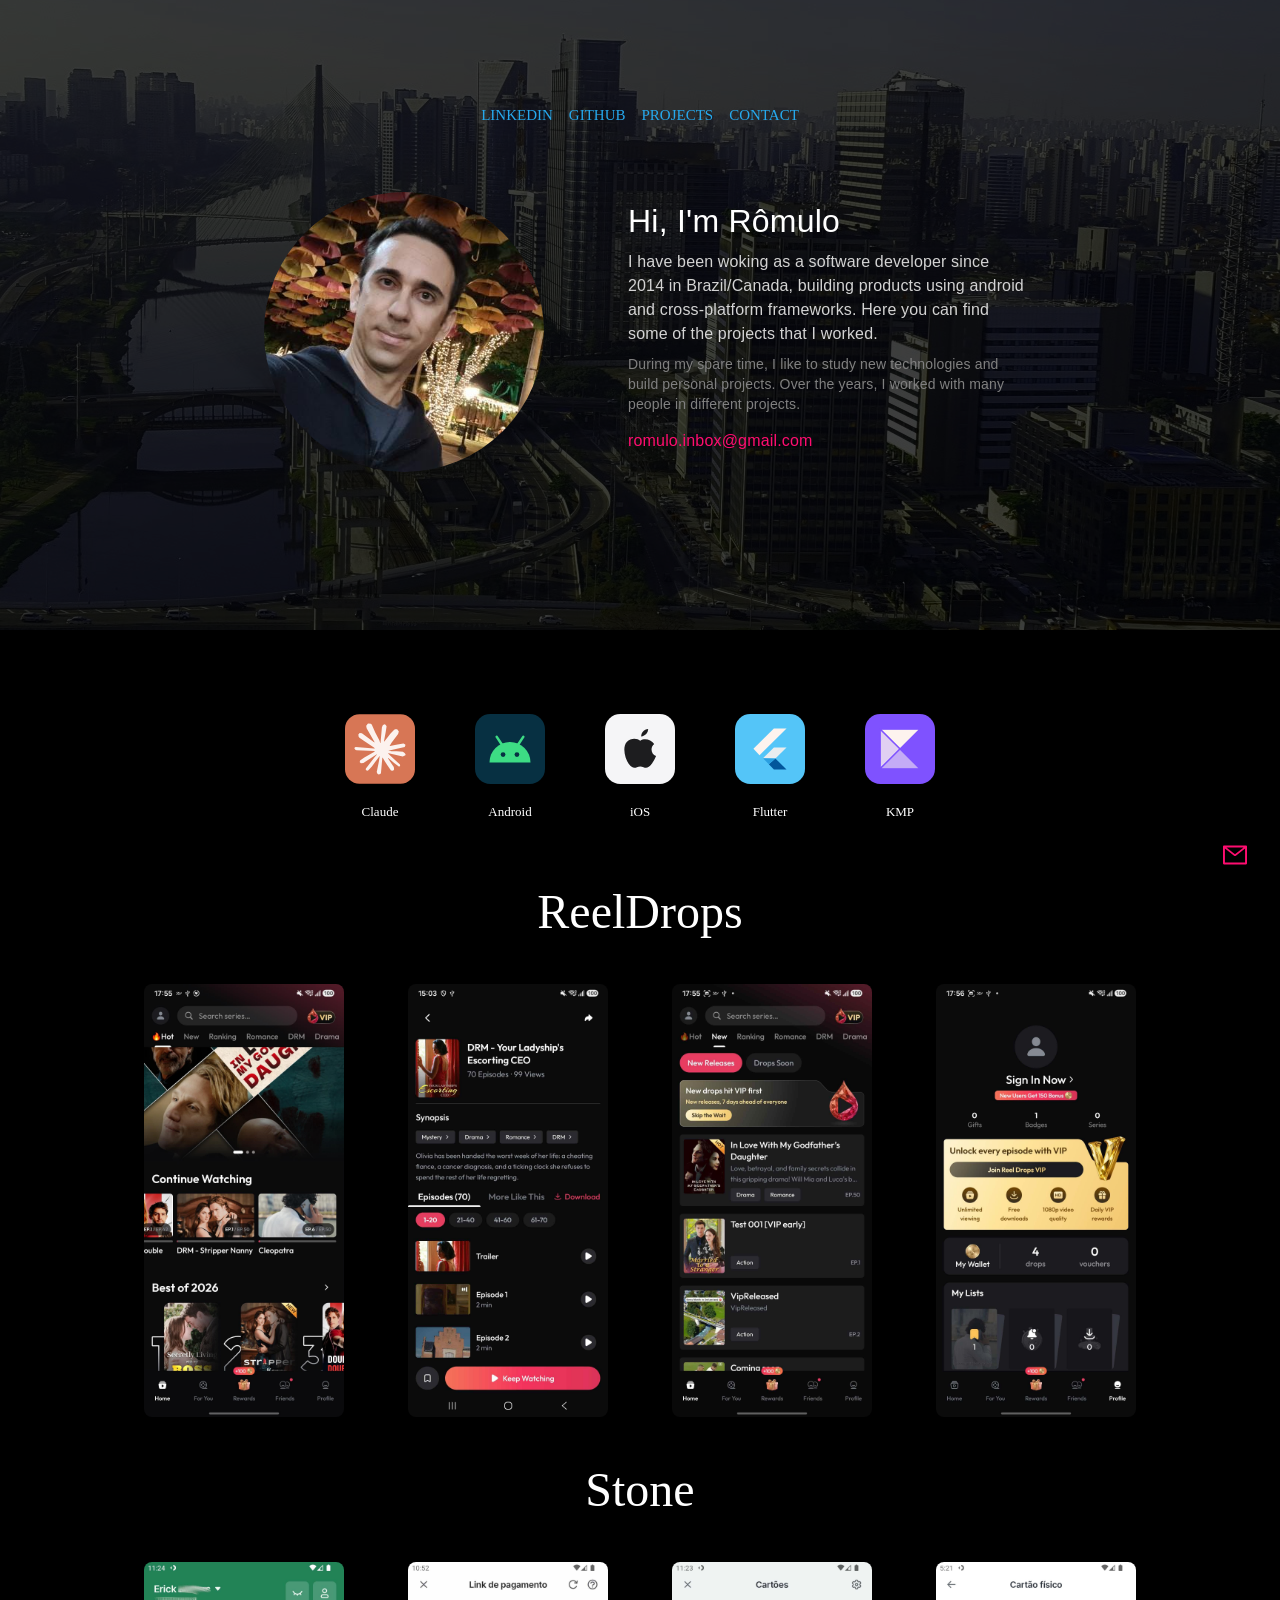
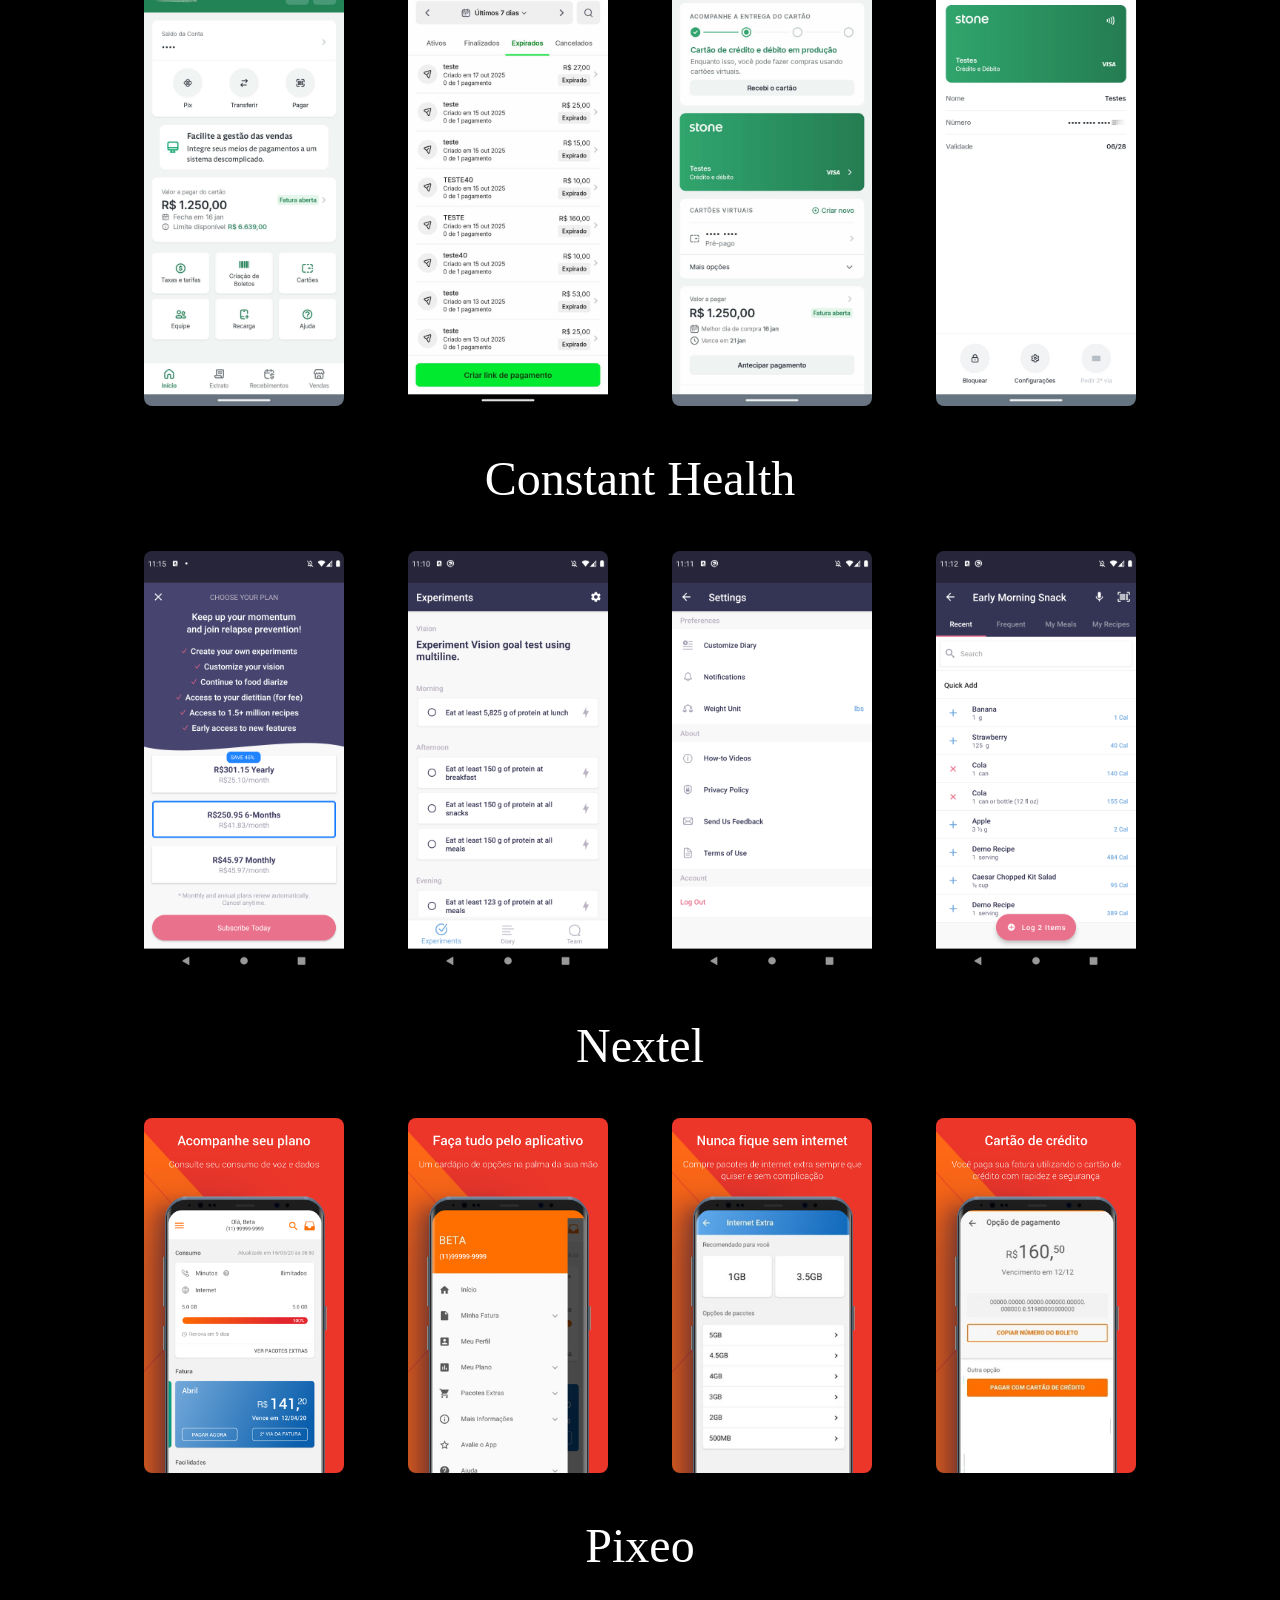
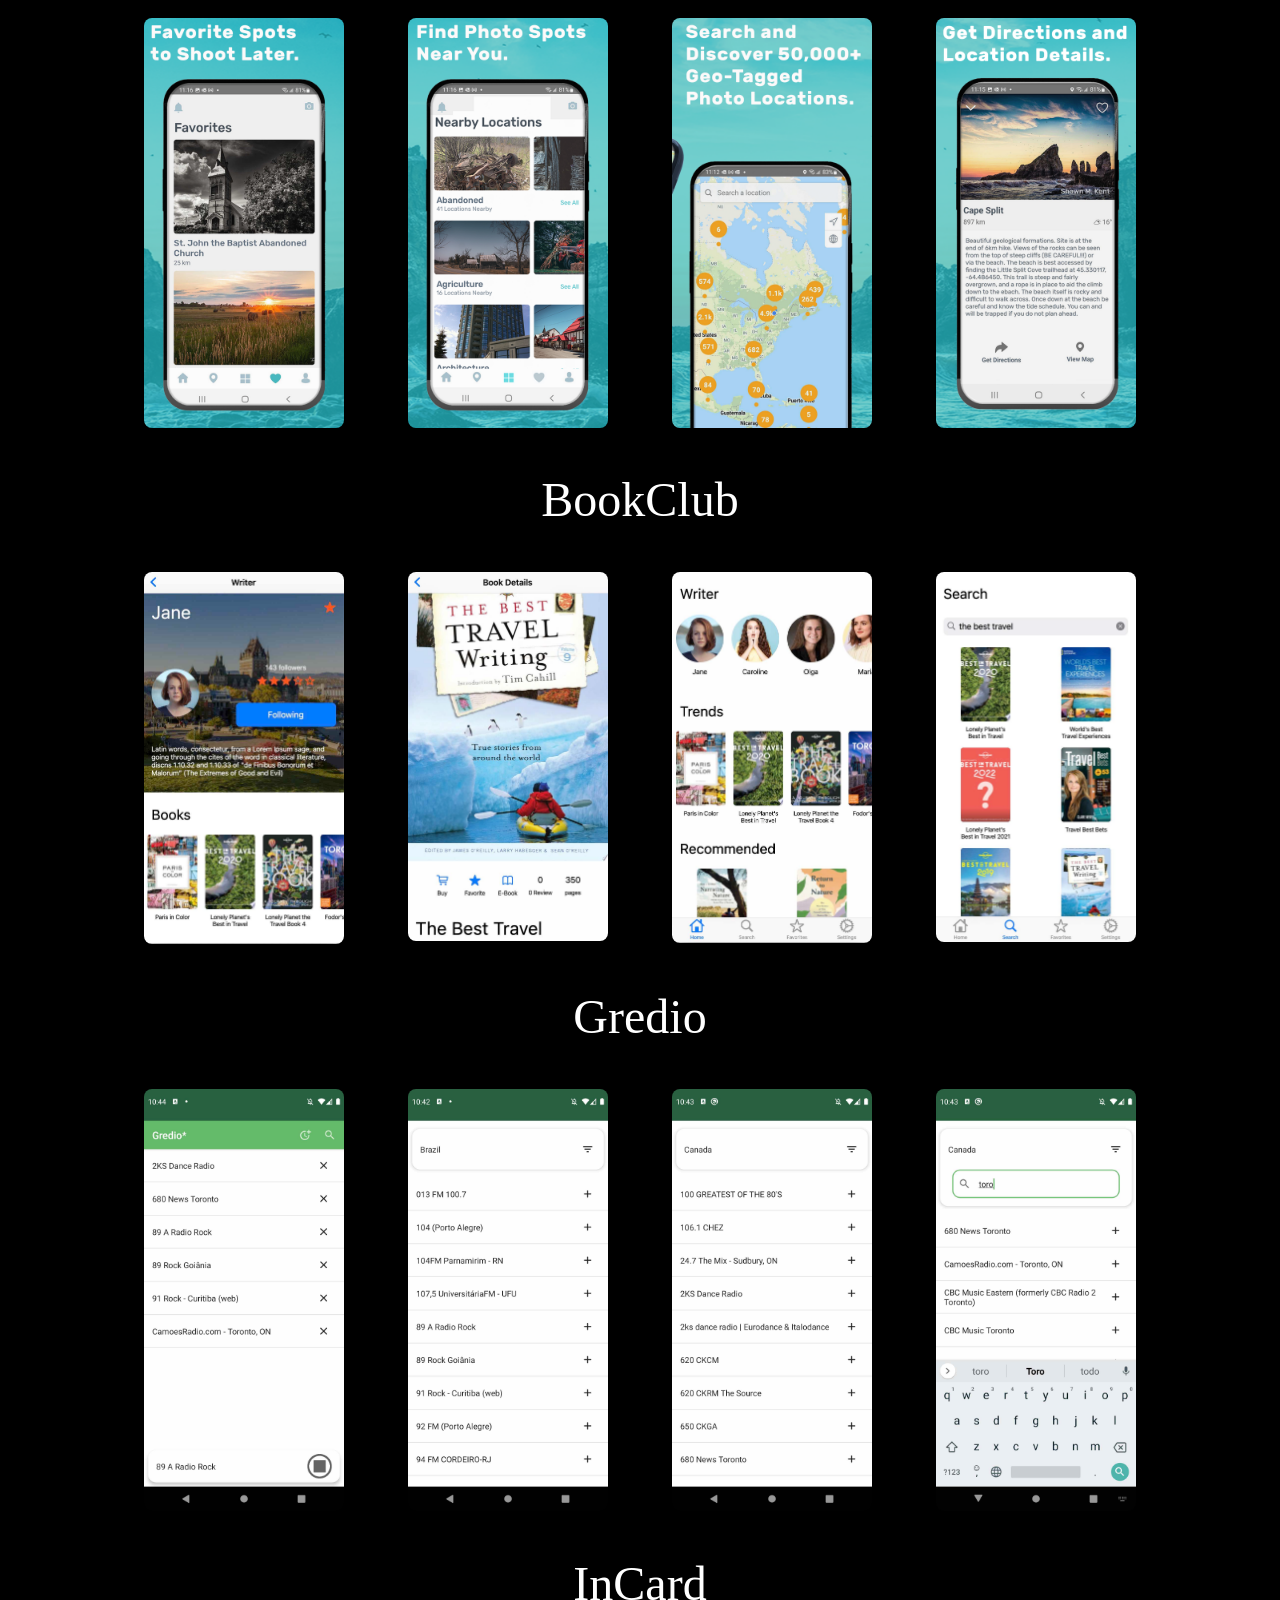
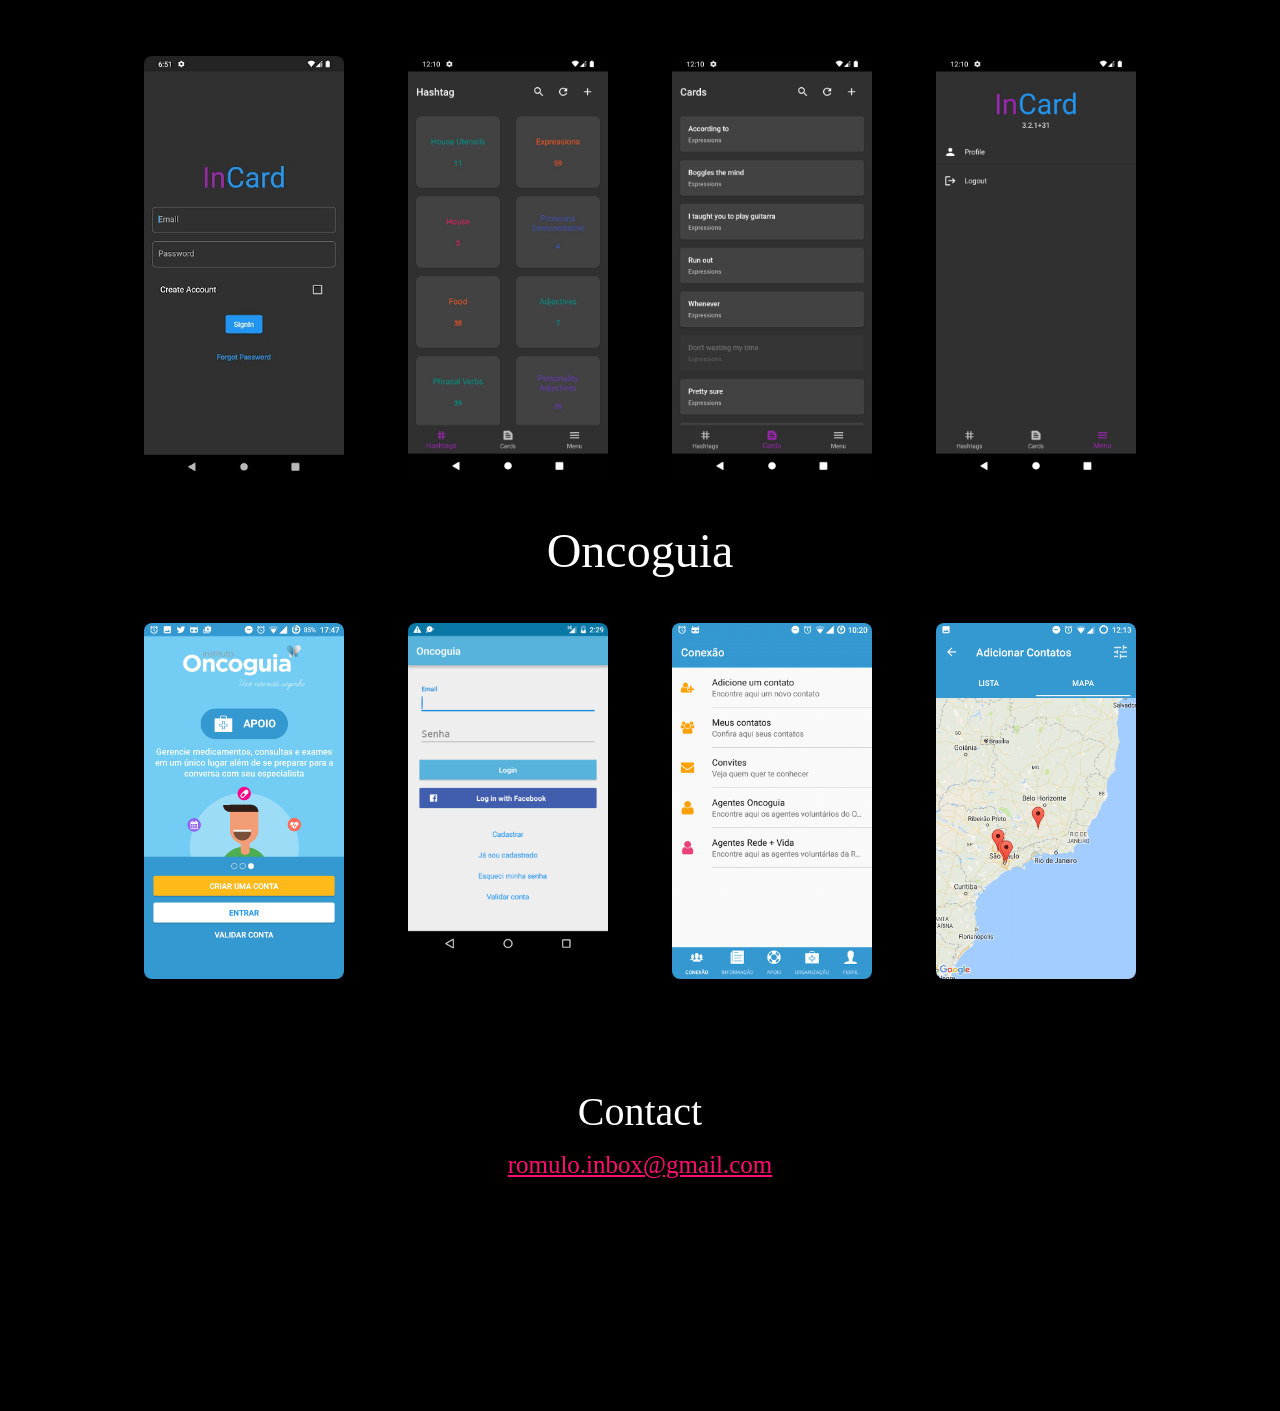
<file: index.html>
<!doctype html>
<html lang="en">

<head>
  <meta charset="UTF-8" />
  <meta name="viewport" content="width=device-width, initial-scale=1.0" />
  <meta name="keywords" content="Romulo Junior, Mobile, Software Development">
  <meta name="description" content="Romulo Junior -  Software Development.">
  <meta name="robots" content="index, follow" />

  <title>Romulo Junior - Portfolio</title>
  
  <script type="module" crossorigin src="/assets/index-5167c952.js"></script>
  <link rel="stylesheet" href="/assets/index-7f426be8.css">
</head>

<body>
  <div id="root" />
</body>

</html>
</file>
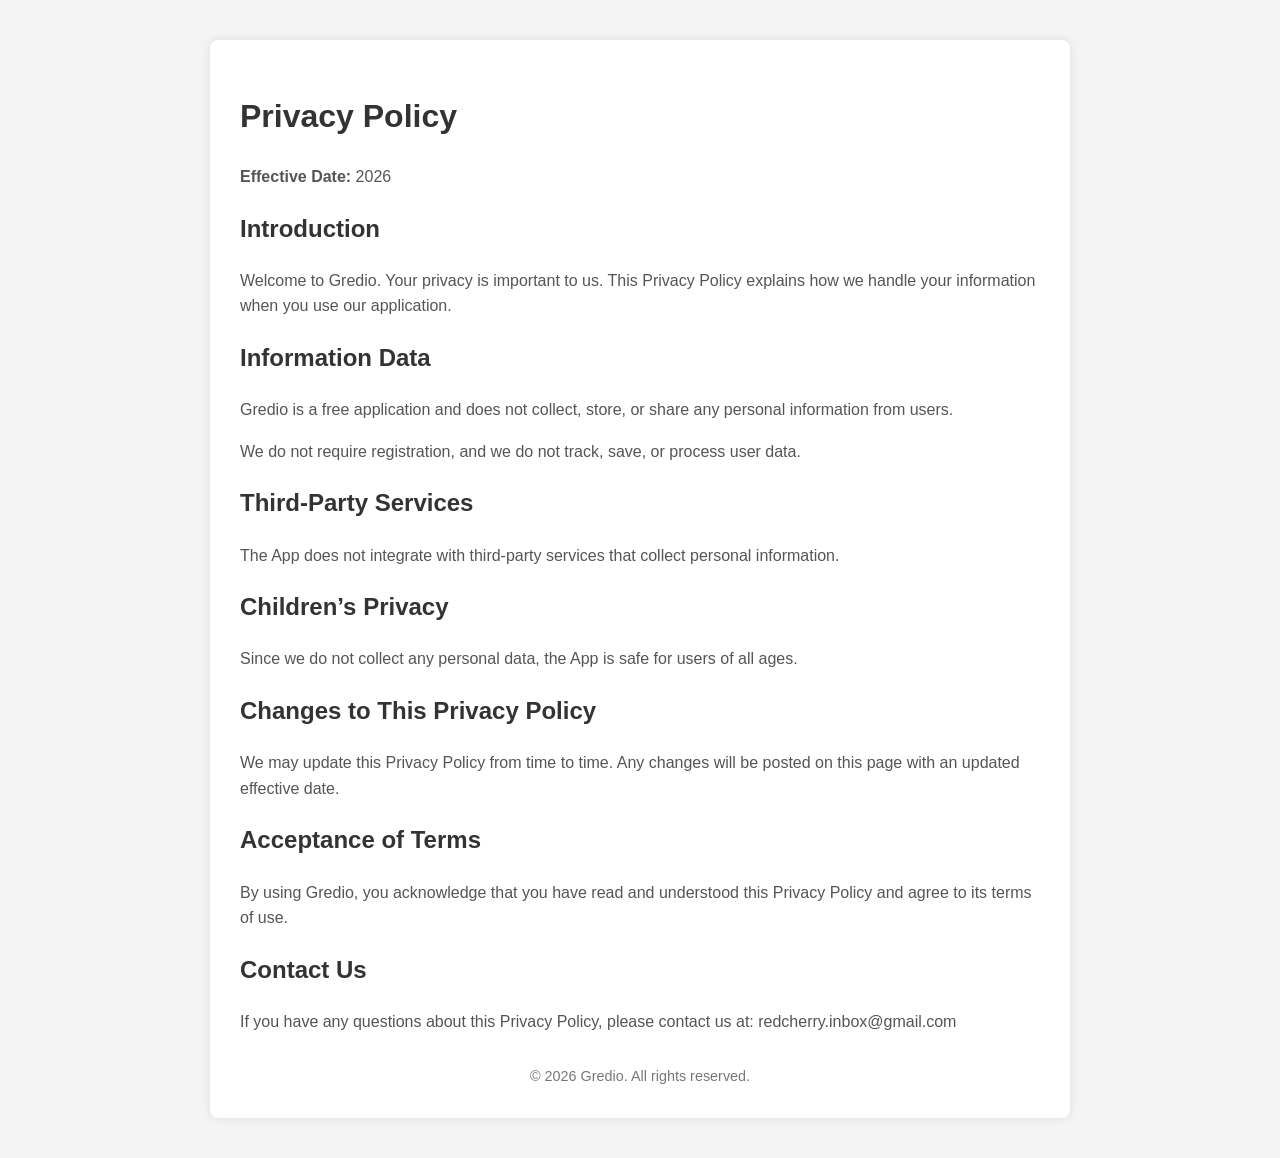
<file: shared-googleplay/gredio.html>
<!DOCTYPE html>
<html lang="en">

<head>
    <meta charset="UTF-8">
    <title>Privacy Policy - Gredio</title>
    <meta name="viewport" content="width=device-width, initial-scale=1.0">
    <style>
        body {
            font-family: Arial, sans-serif;
            line-height: 1.6;
            margin: 0;
            padding: 0;
            background-color: #f4f4f4;
        }

        .container {
            max-width: 800px;
            margin: 40px auto;
            background: #ffffff;
            padding: 30px;
            border-radius: 8px;
            box-shadow: 0 0 10px rgba(0, 0, 0, 0.1);
        }

        h1,
        h2 {
            color: #333333;
        }

        p {
            color: #555555;
        }

        footer {
            margin-top: 30px;
            font-size: 0.9em;
            color: #777777;
            text-align: center;
        }
    </style>
</head>

<body>

    <div class="container">
        <h1>Privacy Policy</h1>
        <p><strong>Effective Date:</strong> 2026</p>

        <h2>Introduction</h2>
        <p>Welcome to Gredio. Your privacy is important to us. This Privacy Policy explains how we handle
            your information when you use our application.</p>

        <h2>Information Data</h2>
        <p>Gredio is a free application and does not collect, store, or share any personal information from users.</p>
        <p>We do not require registration, and we do not track, save, or process user data.</p>

        <h2>Third-Party Services</h2>
        <p>The App does not integrate with third-party services that collect personal information.</p>

        <h2>Children’s Privacy</h2>
        <p>Since we do not collect any personal data, the App is safe for users of all ages.</p>

        <h2>Changes to This Privacy Policy</h2>
        <p>We may update this Privacy Policy from time to time. Any changes will be posted on this page with an updated
            effective date.</p>

        <h2>Acceptance of Terms</h2>
        <p>By using Gredio, you acknowledge that you have read and understood this Privacy Policy and agree to its terms
            of use.</p>

        <h2>Contact Us</h2>
        <p>If you have any questions about this Privacy Policy, please contact us at: redcherry.inbox@gmail.com</p>

        <footer>
            &copy; 2026 Gredio. All rights reserved.
        </footer>
    </div>

</body>

</html>
</file>
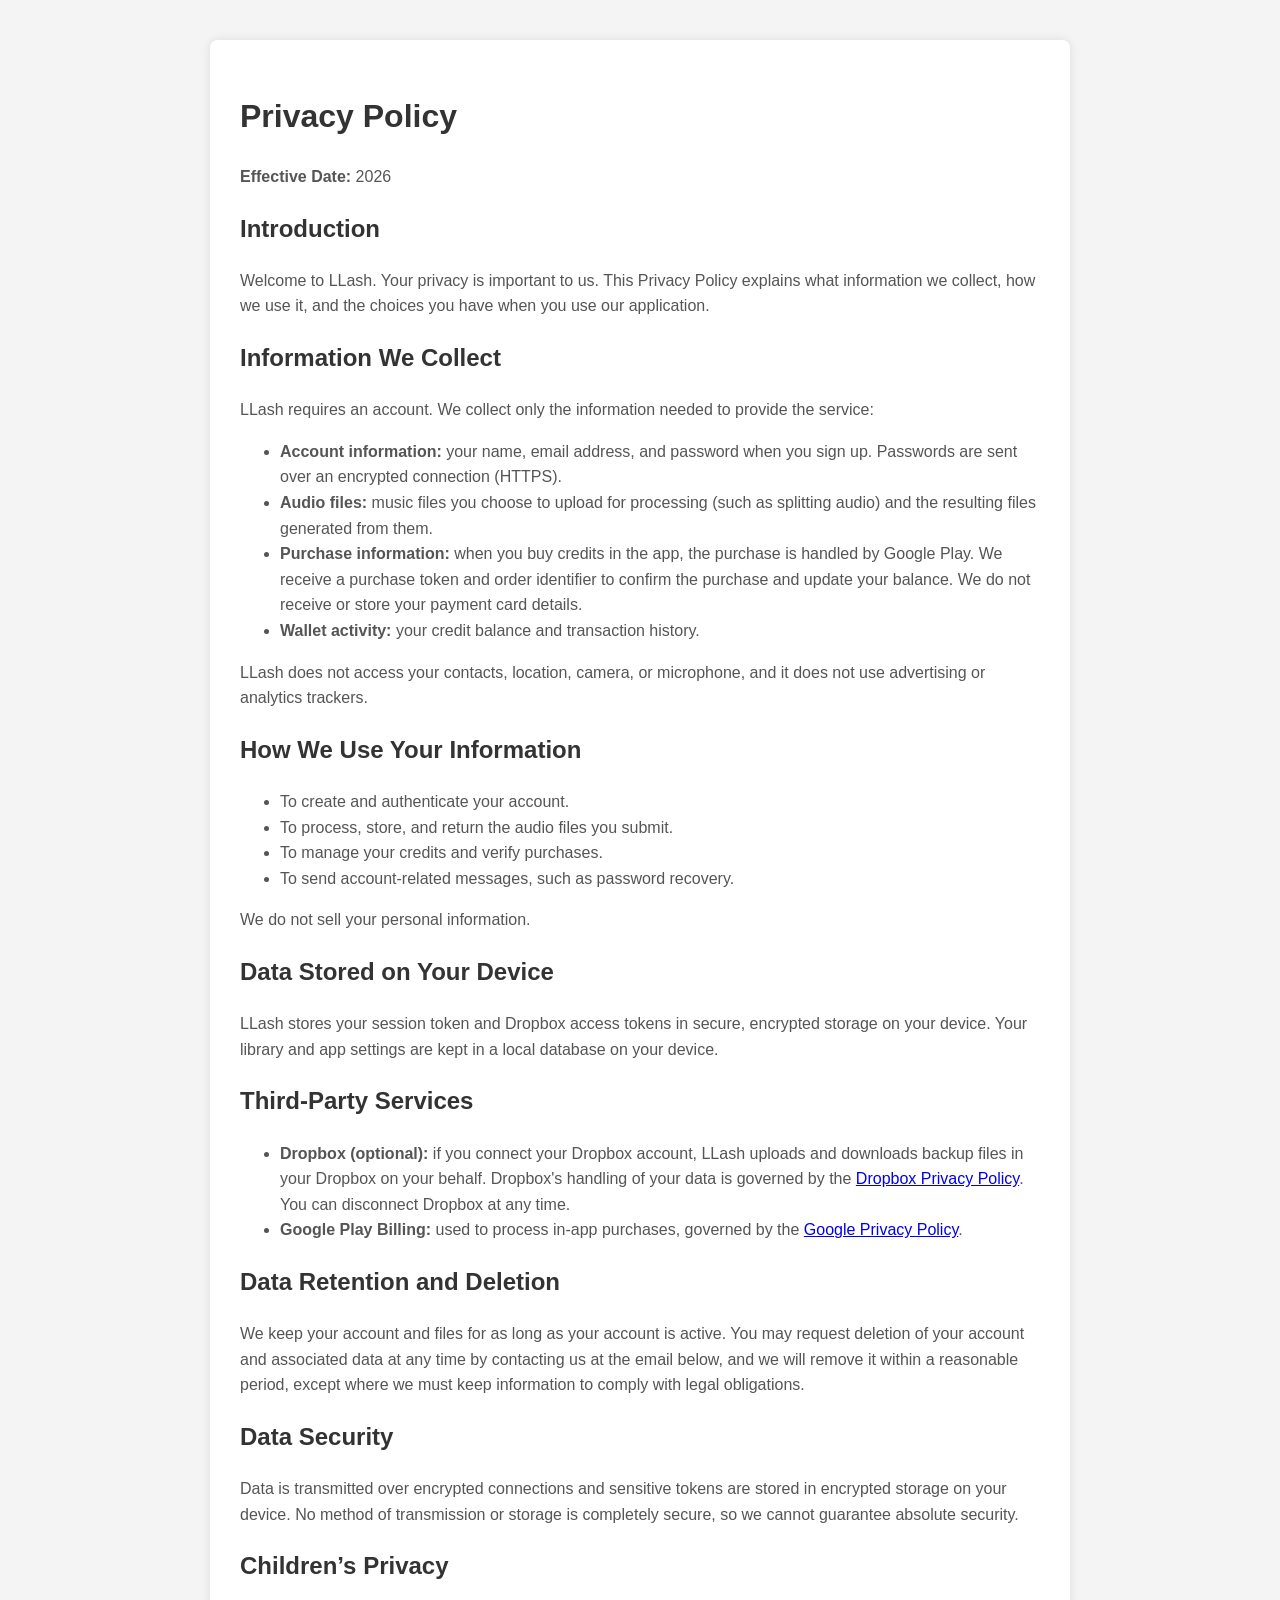
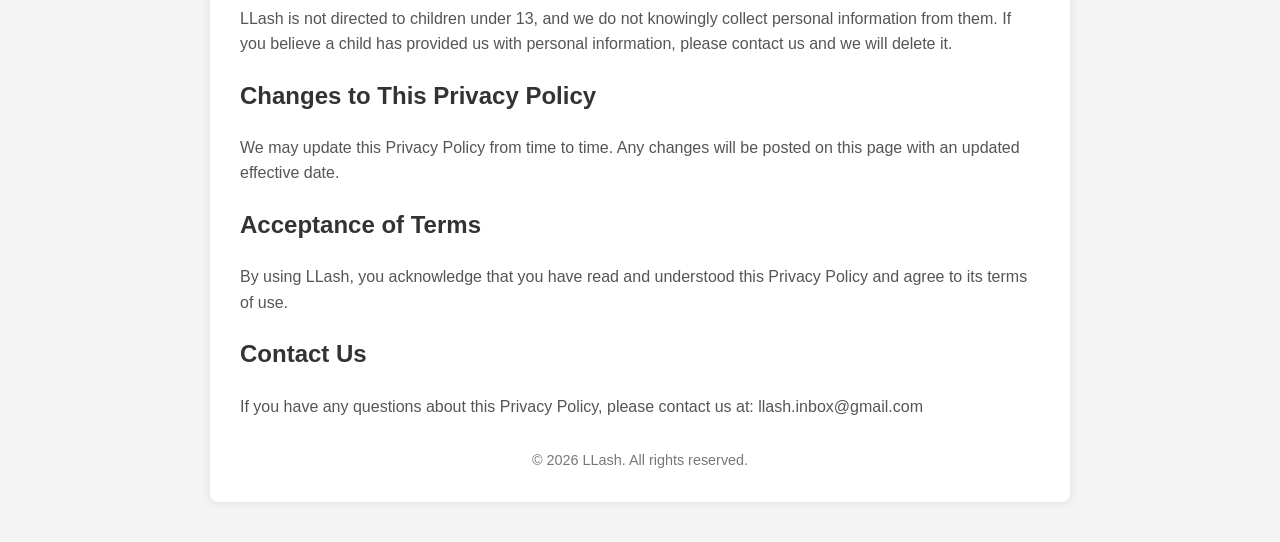
<file: shared-googleplay/llash.html>
<!DOCTYPE html>
<html lang="en">

<head>
    <meta charset="UTF-8">
    <title>Privacy Policy - LLash</title>
    <meta name="viewport" content="width=device-width, initial-scale=1.0">
    <style>
        body {
            font-family: Arial, sans-serif;
            line-height: 1.6;
            margin: 0;
            padding: 0;
            background-color: #f4f4f4;
        }

        .container {
            max-width: 800px;
            margin: 40px auto;
            background: #ffffff;
            padding: 30px;
            border-radius: 8px;
            box-shadow: 0 0 10px rgba(0, 0, 0, 0.1);
        }

        h1,
        h2 {
            color: #333333;
        }

        p,
        li {
            color: #555555;
        }

        footer {
            margin-top: 30px;
            font-size: 0.9em;
            color: #777777;
            text-align: center;
        }
    </style>
</head>

<body>

    <div class="container">
        <h1>Privacy Policy</h1>
        <p><strong>Effective Date:</strong> 2026</p>

        <h2>Introduction</h2>
        <p>Welcome to LLash. Your privacy is important to us. This Privacy Policy explains what information we
            collect, how we use it, and the choices you have when you use our application.</p>

        <h2>Information We Collect</h2>
        <p>LLash requires an account. We collect only the information needed to provide the service:</p>
        <ul>
            <li><strong>Account information:</strong> your name, email address, and password when you sign up.
                Passwords are sent over an encrypted connection (HTTPS).</li>
            <li><strong>Audio files:</strong> music files you choose to upload for processing (such as splitting
                audio) and the resulting files generated from them.</li>
            <li><strong>Purchase information:</strong> when you buy credits in the app, the purchase is handled by
                Google Play. We receive a purchase token and order identifier to confirm the purchase and update your
                balance. We do not receive or store your payment card details.</li>
            <li><strong>Wallet activity:</strong> your credit balance and transaction history.</li>
        </ul>
        <p>LLash does not access your contacts, location, camera, or microphone, and it does not use advertising or
            analytics trackers.</p>

        <h2>How We Use Your Information</h2>
        <ul>
            <li>To create and authenticate your account.</li>
            <li>To process, store, and return the audio files you submit.</li>
            <li>To manage your credits and verify purchases.</li>
            <li>To send account-related messages, such as password recovery.</li>
        </ul>
        <p>We do not sell your personal information.</p>

        <h2>Data Stored on Your Device</h2>
        <p>LLash stores your session token and Dropbox access tokens in secure, encrypted storage on your device.
            Your library and app settings are kept in a local database on your device.</p>

        <h2>Third-Party Services</h2>
        <ul>
            <li><strong>Dropbox (optional):</strong> if you connect your Dropbox account, LLash uploads and downloads
                backup files in your Dropbox on your behalf. Dropbox's handling of your data is governed by the
                <a href="https://www.dropbox.com/privacy">Dropbox Privacy Policy</a>. You can disconnect Dropbox at
                any time.</li>
            <li><strong>Google Play Billing:</strong> used to process in-app purchases, governed by the
                <a href="https://policies.google.com/privacy">Google Privacy Policy</a>.</li>
        </ul>

        <h2>Data Retention and Deletion</h2>
        <p>We keep your account and files for as long as your account is active. You may request deletion of your
            account and associated data at any time by contacting us at the email below, and we will remove it within a
            reasonable period, except where we must keep information to comply with legal obligations.</p>

        <h2>Data Security</h2>
        <p>Data is transmitted over encrypted connections and sensitive tokens are stored in encrypted storage on your
            device. No method of transmission or storage is completely secure, so we cannot guarantee absolute
            security.</p>

        <h2>Children’s Privacy</h2>
        <p>LLash is not directed to children under 13, and we do not knowingly collect personal information from
            them. If you believe a child has provided us with personal information, please contact us and we will
            delete it.</p>

        <h2>Changes to This Privacy Policy</h2>
        <p>We may update this Privacy Policy from time to time. Any changes will be posted on this page with an updated
            effective date.</p>

        <h2>Acceptance of Terms</h2>
        <p>By using LLash, you acknowledge that you have read and understood this Privacy Policy and agree to its
            terms of use.</p>

        <h2>Contact Us</h2>
        <p>If you have any questions about this Privacy Policy, please contact us at: llash.inbox@gmail.com</p>

        <footer>
            &copy; 2026 LLash. All rights reserved.
        </footer>
    </div>

</body>

</html>
</file>
<file: assets/index-7f426be8.css>
body{margin:0;background-color:#000;color:#fff}#root{display:flex;flex-direction:column;background-color:"#fbf8ff"}.row{display:flex;flex-direction:row;flex-flow:wrap;justify-content:center}.column{display:flex;flex-direction:column;justify-content:center}.contact-fab{display:flex;align-items:center;justify-content:center;position:fixed;bottom:20px;right:20px;width:50px;height:50px;border-radius:50px;box-shadow:0 1px 2px 1px #0003;color:#ff0d70}#contact{display:flex;justify-content:center}.header-bg{background-image:url(/bg-01.jpg);background-repeat:no-repeat;background-position:center}.header{display:flex;flex-direction:column;justify-content:center;align-items:center;width:100%;min-height:70vh;color:"#fff";background-color:#000000bf}.header .column{max-width:600px;margin:16px 16px 36px}.header .column p{color:#ede6e6;font-size:20px;line-height:26px}@media (max-width: 600px){.header .column{margin:16px 18px 36px}.header .column p{font-size:18px}}.menu{position:relative;display:flex;flex-direction:row;justify-self:start;overflow:auto;font-size:15px}.menu a{color:#26a9ed}.menu-item{padding:8px;text-transform:uppercase;text-decoration:none}.about{display:flex;flex-direction:row;justify-content:center;align-items:center;min-height:400px;width:100%;color:#fff}.about-me-part-00{margin:8px 0 0;font-family:Roboto,Helvetica,Arial,sans-serif;font-weight:400;font-size:2rem;line-height:1.235;letter-spacing:.00735em;color:#fff}.about-me-part-01{margin:8px 0 0;font-family:Roboto,Helvetica,Arial,sans-serif;font-weight:400;font-size:1rem;line-height:1.5;letter-spacing:.00938em;color:#d3d3d3}.about-me-part-02{margin:8px 0 0;font-family:Roboto,Helvetica,Arial,sans-serif;font-weight:400;font-size:.875rem;line-height:1.43;letter-spacing:.01071em;color:gray}.about-me-part-03{font-family:Roboto,Helvetica,Arial,sans-serif;font-weight:500;font-size:1rem;line-height:1.43;letter-spacing:.01071em;color:#ff0d70}@media (max-width: 600px){.about{flex-direction:column}}.about-avatar{border-radius:50%;max-height:280px;margin:3em}.about-text{margin:2em;max-width:400px;font-size:large;color:#a5a5ae;line-height:1.2em}.skill{display:flex;flex-direction:row;flex-wrap:nowrap;overflow-x:auto;max-width:100%;margin-top:5%;margin-bottom:5%;align-self:center}.skill-column{flex:0 0 auto;display:flex;flex-direction:column;align-items:center}.skill-icon{width:70px;height:70px;overflow:hidden;margin:20px 30px}.skill-icon-title{font-size:small}@media (max-width: 600px){.skill-icon{margin:32px 16px 16px}}.footer-container{display:flex;flex-direction:column;align-items:center;padding:32px;margin-top:32px;margin-bottom:200px;border-radius:4px}.footer-contact-text{font-size:2.5em;font-family:"Times New Roman, Times, serif";text-align:center}.footer-email{font-size:large;margin-top:16px}.footer-email a{color:#ff0d70;font-size:25px}.project-card-column{display:flex;flex-direction:column;justify-content:center}.project-card-row{display:flex;flex-direction:row;justify-content:center;margin-top:1vw;margin-bottom:1vw}.project-card-title{font-size:3em;text-align:center}@media (max-width: 1024px){.project-card-row{display:flex;justify-content:normal;margin-top:1vw;margin-bottom:1vw;flex-wrap:nowrap;overflow-x:auto}}.picture-card-container{display:flex;flex-direction:column;box-shadow:"0 4px 16px 4px rgba(0, 0, 0, 0.2)";border-radius:16px;margin:32px;min-width:200px;max-width:200px}.picture-card-image{border-radius:8px}
</file>
